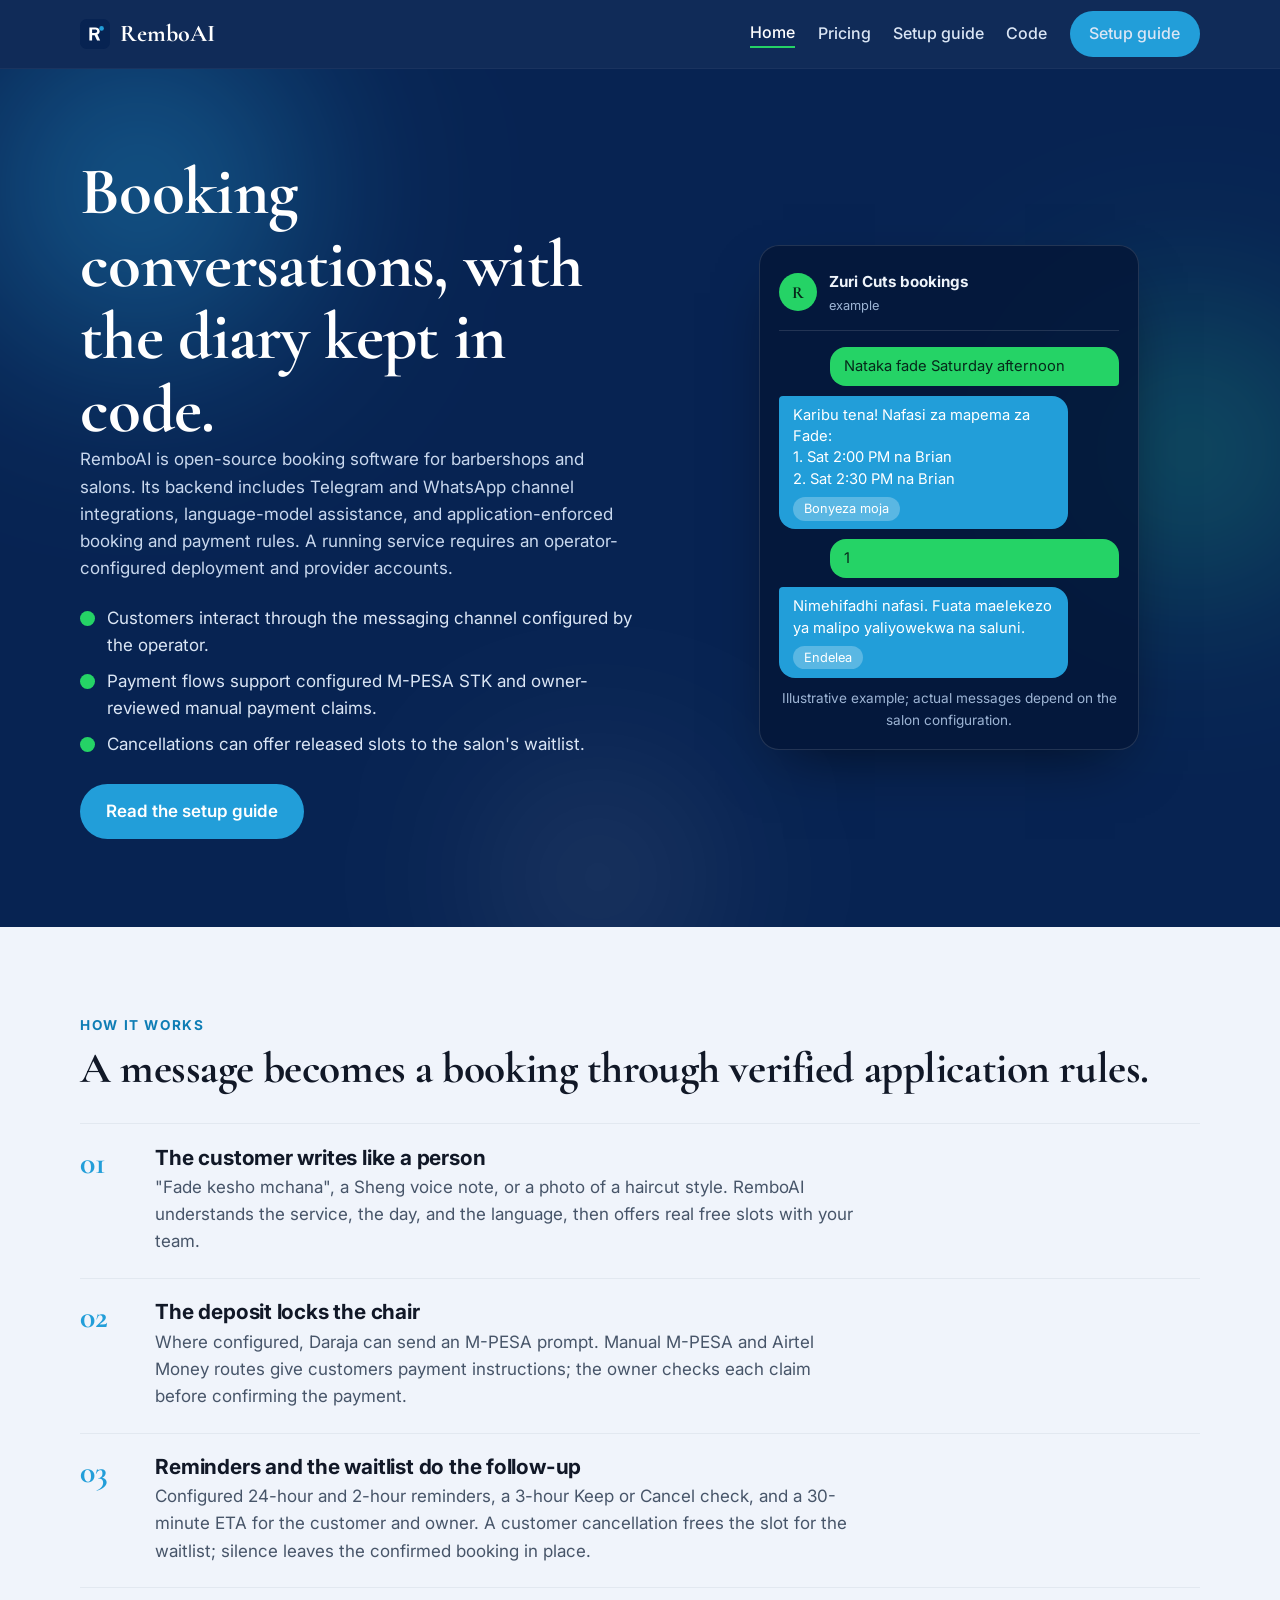
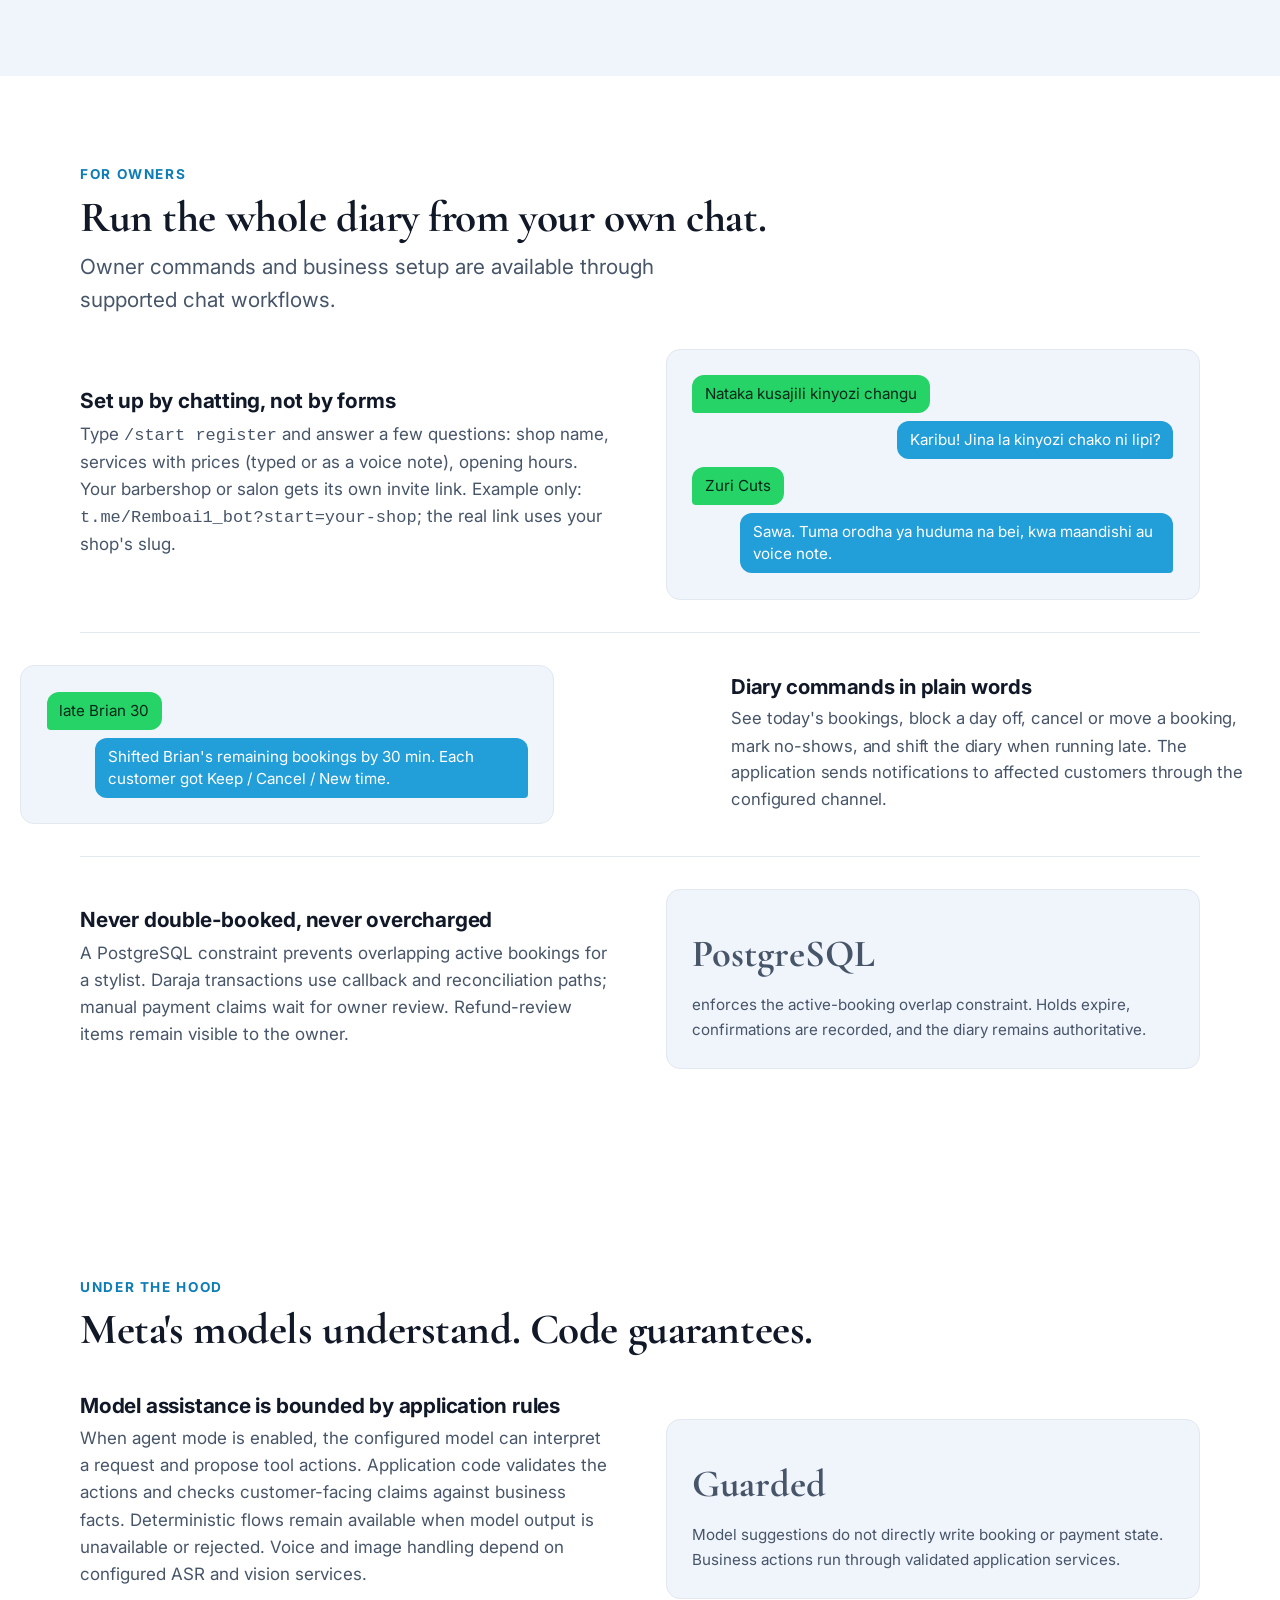
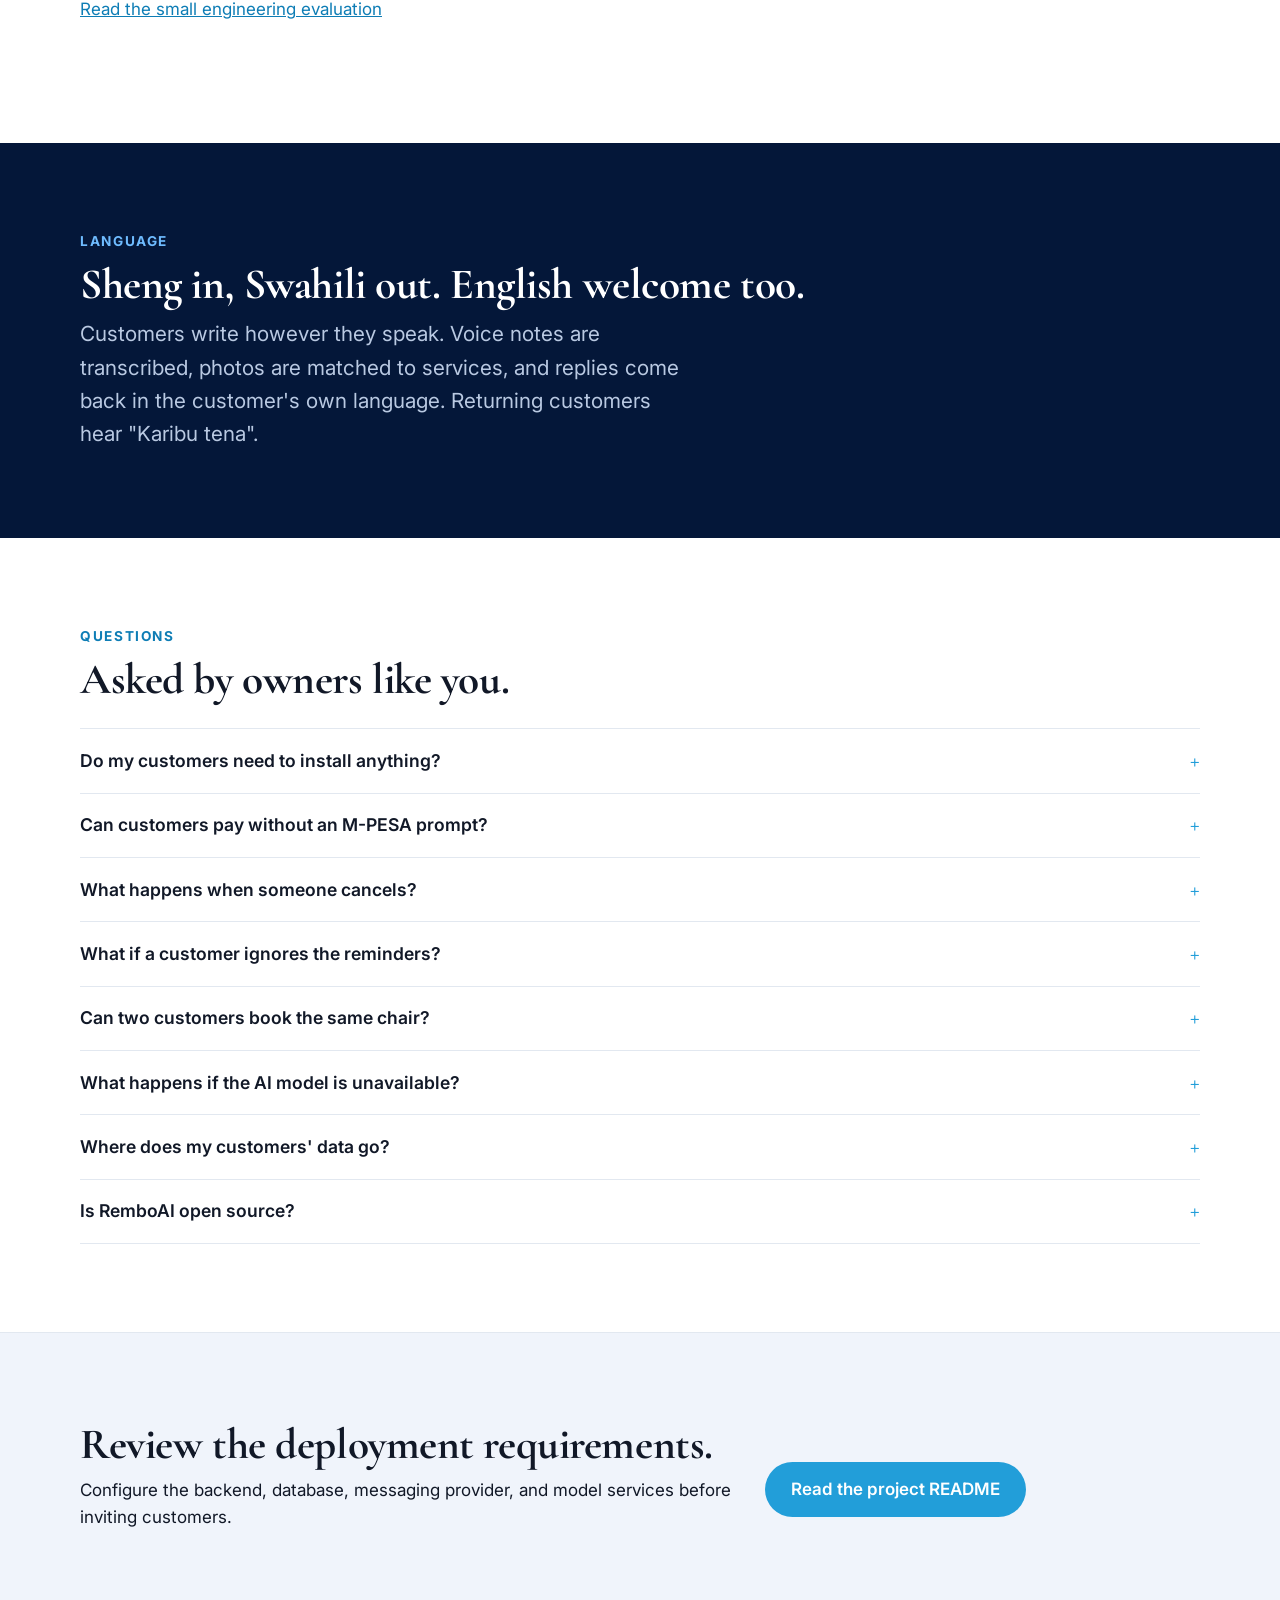
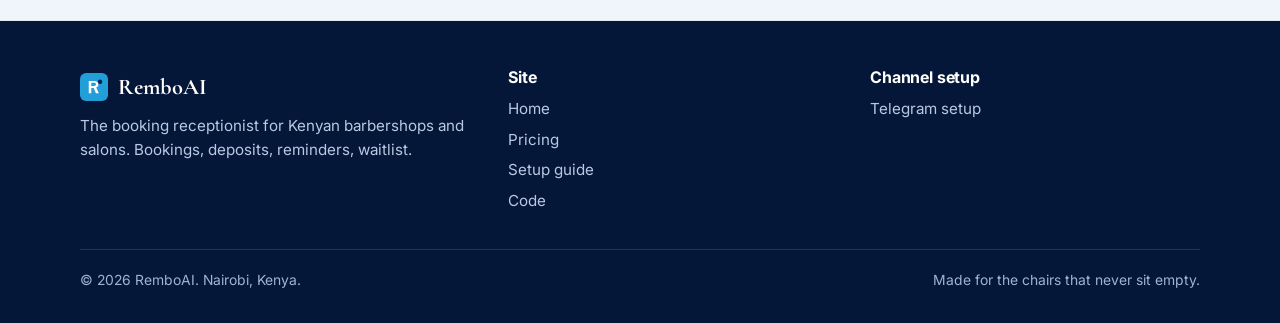
<file: site/index.html>
<!DOCTYPE html>
<html lang="en" class="no-js">
<head>
<meta charset="UTF-8">
<meta name="viewport" content="width=device-width, initial-scale=1.0">
<meta name="theme-color" content="#072352">
<script>document.documentElement.classList.replace('no-js','js');</script>
<title>RemboAI: conversational booking for salons</title>
<meta name="description" content="RemboAI is open-source conversational booking software for barbershops and salons, with guarded booking, payment, and owner workflows.">
<link rel="canonical" href="https://remboai.duckdns.org/">
<meta property="og:type" content="website">
<meta property="og:title" content="RemboAI: conversational booking for salons">
<meta property="og:description" content="Open-source booking software with guarded booking, payment, and owner workflows.">
<meta property="og:url" content="https://remboai.duckdns.org/">
<meta name="twitter:card" content="summary">
<link rel="icon" type="image/svg+xml" href="favicon.svg">
<link rel="preconnect" href="https://fonts.googleapis.com">
<link rel="preconnect" href="https://fonts.gstatic.com" crossorigin>
<link href="https://fonts.googleapis.com/css2?family=Cormorant+Garamond:wght@400;600;700&family=Inter:wght@400;500;600;700&display=swap" rel="stylesheet">
<link rel="stylesheet" href="assets/site.css">
<script type="application/ld+json">
{"@context":"https://schema.org","@type":"SoftwareApplication","name":"RemboAI","applicationCategory":"BusinessApplication","operatingSystem":"Server","description":"Open-source conversational booking software for barbershops and salons."}
</script>
</head>
<body>
<header class="site-header">
  <div class="wrap header-inner">
    <a class="brand" href="index.html" aria-label="RemboAI home">
      <svg viewBox="0 0 64 64" aria-hidden="true"><rect width="64" height="64" rx="14" fill="#072352"/><path d="M20 46V18h12.5c5.8 0 9.5 3.1 9.5 8 0 3.4-1.9 5.9-4.9 7.1L43 46h-6.6l-5.2-11.5H25.8V46H20zm5.8-16.4h6.2c2.9 0 4.6-1.5 4.6-3.7 0-2.2-1.7-3.6-4.6-3.6h-6.2v7.3z" fill="#fff"/><circle cx="46" cy="20" r="5" fill="#229ed9"/></svg>
      RemboAI
    </a>
    <button class="nav-toggle" aria-expanded="false" aria-controls="main-nav" aria-label="Menu">☰</button>
    <nav class="main-nav" id="main-nav" aria-label="Main">
      <a href="index.html" aria-current="page">Home</a>
      <a href="pricing.html">Pricing</a>
      <a href="setup.html">Setup guide</a>
      <a href="https://github.com/Greatman62k/remboai" target="_blank" rel="noopener noreferrer">Code</a>
      <div class="nav-cta">
        <a class="btn btn-primary btn-sm" href="setup.html">Setup guide</a>
      </div>
    </nav>
  </div>
</header>

<main>
  <section class="hero">
    <div class="hero-orb orb-tg" aria-hidden="true"></div>
    <div class="hero-orb orb-wa" aria-hidden="true"></div>
    <div class="hero-orb orb-pearl" aria-hidden="true"></div>
    <div class="wrap hero-grid">
      <div class="hero-copy reveal">
        <h1>Booking conversations, with the diary kept in code.</h1>
        <p class="standfirst">RemboAI is open-source booking software for barbershops and salons. Its backend includes Telegram and WhatsApp channel integrations, language-model assistance, and application-enforced booking and payment rules. A running service requires an operator-configured deployment and provider accounts.</p>
        <ul class="hero-points">
          <li>Customers interact through the messaging channel configured by the operator.</li>
          <li>Payment flows support configured M-PESA STK and owner-reviewed manual payment claims.</li>
          <li>Cancellations can offer released slots to the salon's waitlist.</li>
        </ul>
        <div class="btn-row">
          <a class="btn btn-tg" href="setup.html">Read the setup guide</a>
        </div>
      </div>
      <div class="chat-mock reveal d1" role="group" aria-label="Example chat: a customer books a fade for Saturday afternoon and pays a deposit">
        <header>
          <span class="chat-avatar">R</span>
          <div><strong>Zuri Cuts bookings</strong><small>example</small></div>
        </header>
        <p class="bubble me">Nataka fade Saturday afternoon</p>
        <p class="bubble them">Karibu tena! Nafasi za mapema za Fade:<br>1. Sat 2:00 PM na Brian<br>2. Sat 2:30 PM na Brian<br><span class="tap">Bonyeza moja</span></p>
        <p class="bubble me">1</p>
        <p class="bubble them">Nimehifadhi nafasi. Fuata maelekezo ya malipo yaliyowekwa na saluni.<br><span class="tap">Endelea</span></p>
        <p class="chat-caption">Illustrative example; actual messages depend on the salon configuration.</p>
      </div>
    </div>
  </section>

  <section class="band-tint" aria-labelledby="how">
    <div class="wrap reveal">
      <p class="section-kicker">How it works</p>
      <h2 id="how">A message becomes a booking through verified application rules.</h2>
      <ol class="steps">
        <li>
          <div><h3>The customer writes like a person</h3>
          <p>"Fade kesho mchana", a Sheng voice note, or a photo of a haircut style. RemboAI understands the service, the day, and the language, then offers real free slots with your team.</p></div>
        </li>
        <li>
          <div><h3>The deposit locks the chair</h3>
          <p>Where configured, Daraja can send an M-PESA prompt. Manual M-PESA and Airtel Money routes give customers payment instructions; the owner checks each claim before confirming the payment.</p></div>
        </li>
        <li>
          <div><h3>Reminders and the waitlist do the follow-up</h3>
          <p>Configured 24-hour and 2-hour reminders, a 3-hour Keep or Cancel check, and a 30-minute ETA for the customer and owner. A customer cancellation frees the slot for the waitlist; silence leaves the confirmed booking in place.</p></div>
        </li>
      </ol>
    </div>
  </section>

  <section aria-labelledby="owners">
    <div class="wrap reveal">
      <p class="section-kicker">For owners</p>
      <h2 id="owners">Run the whole diary from your own chat.</h2>
      <p class="lede">Owner commands and business setup are available through supported chat workflows.</p>
      <div class="feature-row">
        <div>
          <h3>Set up by chatting, not by forms</h3>
          <p>Type <code>/start register</code> and answer a few questions: shop name, services with prices (typed or as a voice note), opening hours. Your barbershop or salon gets its own invite link. Example only: <code>t.me/Remboai1_bot?start=your-shop</code>; the real link uses your shop's slug.</p>
        </div>
        <div class="feature-visual">
          <div class="mini-chat">
            <span class="q">Nataka kusajili kinyozi changu</span>
            <span class="a">Karibu! Jina la kinyozi chako ni lipi?</span>
            <span class="q">Zuri Cuts</span>
            <span class="a">Sawa. Tuma orodha ya huduma na bei, kwa maandishi au voice note.</span>
          </div>
        </div>
      </div>
      <div class="feature-row flip">
        <div>
          <h3>Diary commands in plain words</h3>
          <p>See today's bookings, block a day off, cancel or move a booking, mark no-shows, and shift the diary when running late. The application sends notifications to affected customers through the configured channel.</p>
        </div>
        <div class="feature-visual">
          <div class="mini-chat">
            <span class="q">late Brian 30</span>
            <span class="a">Shifted Brian's remaining bookings by 30 min. Each customer got Keep / Cancel / New time.</span>
          </div>
        </div>
      </div>
      <div class="feature-row">
        <div>
          <h3>Never double-booked, never overcharged</h3>
          <p>A PostgreSQL constraint prevents overlapping active bookings for a stylist. Daraja transactions use callback and reconciliation paths; manual payment claims wait for owner review. Refund-review items remain visible to the owner.</p>
        </div>
        <div class="feature-visual">
          <p class="stat">PostgreSQL</p>
          <p>enforces the active-booking overlap constraint. Holds expire, confirmations are recorded, and the diary remains authoritative.</p>
        </div>
      </div>
    </div>
  </section>

  <section aria-labelledby="meta">
    <div class="wrap reveal">
      <p class="section-kicker">Under the hood</p>
      <h2 id="meta">Meta's models understand. Code guarantees.</h2>
      <div class="feature-row">
        <div>
          <h3>Model assistance is bounded by application rules</h3>
          <p>When agent mode is enabled, the configured model can interpret a request and propose tool actions. Application code validates the actions and checks customer-facing claims against business facts. Deterministic flows remain available when model output is unavailable or rejected. Voice and image handling depend on configured ASR and vision services.</p>
          <p><a href="https://github.com/Greatman62k/remboai/blob/main/docs/AGENT_EVAL.md">Read the small engineering evaluation</a></p>
        </div>
        <div class="feature-visual">
          <p class="stat">Guarded</p>
          <p>Model suggestions do not directly write booking or payment state. Business actions run through validated application services.</p>
        </div>
      </div>
    </div>
  </section>

  <section class="band-dark" aria-labelledby="langs">
    <div class="wrap reveal">
      <p class="section-kicker">Language</p>
      <h2 id="langs">Sheng in, Swahili out. English welcome too.</h2>
      <p class="lede">Customers write however they speak. Voice notes are transcribed, photos are matched to services, and replies come back in the customer's own language. Returning customers hear "Karibu tena".</p>
    </div>
  </section>

  <section aria-labelledby="faq">
    <div class="wrap reveal">
      <p class="section-kicker">Questions</p>
      <h2 id="faq">Asked by owners like you.</h2>
      <div class="faq">
        <details>
          <summary>Do my customers need to install anything?</summary>
          <p>Customers use the messaging channel configured for the deployment. Telegram and WhatsApp adapters are present in the code; live availability depends on bot setup, account verification, credentials, and deployment configuration.</p>
        </details>
        <details>
          <summary>Can customers pay without an M-PESA prompt?</summary>
          <p>Yes. During setup, choose a seven-digit M-PESA till or a phone destination identified as Pochi la Biashara, direct M-PESA Send Money, or Airtel Money. Customers receive matching instructions and send the transaction reference in chat. You confirm after checking your account. A till is entered as only its seven digits.</p>
        </details>
        <details>
          <summary>What happens when someone cancels?</summary>
          <p>The freed slot is offered to your waitlist in join order. The first to tap Yes within 10 minutes takes it. If nobody is waiting, the slot simply opens up.</p>
        </details>
        <details>
          <summary>What if a customer ignores the reminders?</summary>
          <p>The 3-hour Still-coming check carries Keep or Cancel buttons. A Cancel frees the slot at once and tells the owner; if the customer does not reply, the booking stays confirmed. The customer and owner receive an ETA 30 minutes before the appointment.</p>
        </details>
        <details>
          <summary>Can two customers book the same chair?</summary>
          <p>No. The calendar holds a slot the moment it is tapped and the database refuses overlaps, so even two simultaneous taps cannot double-book one stylist.</p>
        </details>
        <details>
          <summary>What happens if the AI model is unavailable?</summary>
          <p>When agent mode is enabled but model output is unavailable or rejected, supported requests can fall back to deterministic booking flows. Availability depends on the configured channel and application state.</p>
        </details>
        <details>
          <summary>Where does my customers' data go?</summary>
          <p>Model-assisted messages, voice notes, and images are sent to the configured external providers. RemboAI stores booking and operational records in its backend; retention varies by record type and configuration. Operators should review the deployment's retention settings and provider terms before using real customer data.</p>
        </details>
        <details>
          <summary>Is RemboAI open source?</summary>
          <p>Yes, RemboAI is open source under the MIT licence. <a href="https://github.com/Greatman62k/remboai">Read the code on GitHub</a>.</p>
        </details>
      </div>
    </div>
  </section>

  <section class="cta-band" aria-labelledby="start">
    <div class="wrap reveal">
      <div>
        <h2 id="start">Review the deployment requirements.</h2>
        <p>Configure the backend, database, messaging provider, and model services before inviting customers.</p>
      </div>
      <div class="btn-row">
        <a class="btn btn-primary" href="https://github.com/Greatman62k/remboai/blob/main/README.md">Read the project README</a>
      </div>
    </div>
  </section>
</main>

<footer class="site-footer">
  <div class="wrap">
    <div class="footer-grid">
      <div>
        <p class="footer-brand">
          <svg viewBox="0 0 64 64" aria-hidden="true"><rect width="64" height="64" rx="14" fill="#229ed9"/><path d="M20 46V18h12.5c5.8 0 9.5 3.1 9.5 8 0 3.4-1.9 5.9-4.9 7.1L43 46h-6.6l-5.2-11.5H25.8V46H20zm5.8-16.4h6.2c2.9 0 4.6-1.5 4.6-3.7 0-2.2-1.7-3.6-4.6-3.6h-6.2v7.3z" fill="#fff"/><circle cx="46" cy="20" r="5" fill="#072352"/></svg>
          RemboAI
        </p>
        <p>The booking receptionist for Kenyan barbershops and salons. Bookings, deposits, reminders, waitlist.</p>
      </div>
      <div>
        <h3>Site</h3>
        <ul>
          <li><a href="index.html">Home</a></li>
          <li><a href="pricing.html">Pricing</a></li>
          <li><a href="setup.html">Setup guide</a></li>
          <li><a href="https://github.com/Greatman62k/remboai" target="_blank" rel="noopener noreferrer">Code</a></li>
        </ul>
      </div>
      <div>
        <h3>Channel setup</h3>
        <ul>
          <li><a href="https://github.com/Greatman62k/remboai/blob/main/docs/TELEGRAM.md">Telegram setup</a></li>
        </ul>
      </div>
    </div>
    <div class="footer-base">
      <span>© <span id="year">2026</span> RemboAI. Nairobi, Kenya.</span>
      <span>Made for the chairs that never sit empty.</span>
    </div>
  </div>
</footer>
<script src="assets/site.js" defer></script>
</body>
</html>
</file>
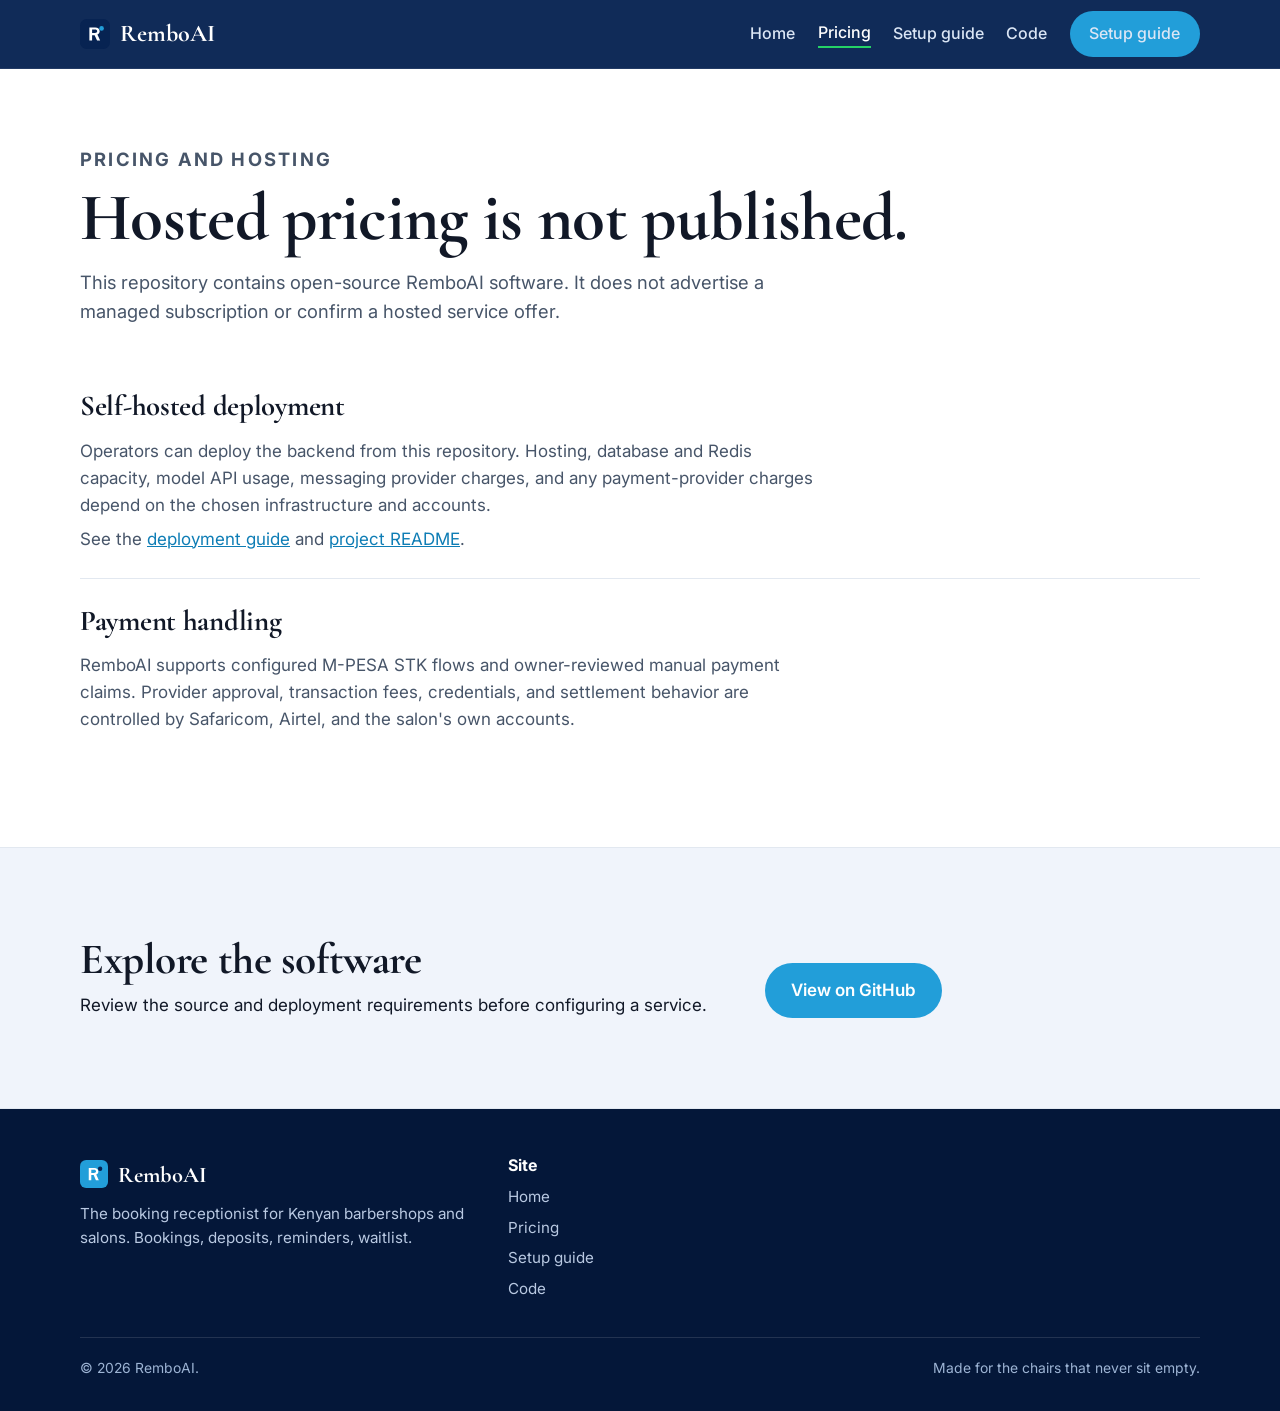
<file: site/pricing.html>
<!DOCTYPE html>
<html lang="en" class="no-js">
<head>
<meta charset="UTF-8">
<meta name="viewport" content="width=device-width, initial-scale=1.0">
<meta name="theme-color" content="#072352">
<script>document.documentElement.classList.replace('no-js','js');</script>
<title>Pricing and hosting: RemboAI</title>
<meta name="description" content="RemboAI is open-source software. Hosted pricing and managed-service availability are not currently published.">
<link rel="canonical" href="https://remboai.duckdns.org/pricing.html">
<meta property="og:type" content="website">
<meta property="og:title" content="Pricing: RemboAI">
<meta property="og:description" content="Open-source booking software with self-hosted deployment instructions.">
<meta property="og:url" content="https://remboai.duckdns.org/pricing.html">
<meta name="twitter:card" content="summary">
<link rel="icon" type="image/svg+xml" href="favicon.svg">
<link rel="preconnect" href="https://fonts.googleapis.com">
<link rel="preconnect" href="https://fonts.gstatic.com" crossorigin>
<link href="https://fonts.googleapis.com/css2?family=Cormorant+Garamond:wght@400;600;700&family=Inter:wght@400;500;600;700&display=swap" rel="stylesheet">
<link rel="stylesheet" href="assets/site.css">
</head>
<body>
<header class="site-header">
  <div class="wrap header-inner">
    <a class="brand" href="index.html" aria-label="RemboAI home">
      <svg viewBox="0 0 64 64" aria-hidden="true"><rect width="64" height="64" rx="14" fill="#072352"/><path d="M20 46V18h12.5c5.8 0 9.5 3.1 9.5 8 0 3.4-1.9 5.9-4.9 7.1L43 46h-6.6l-5.2-11.5H25.8V46H20zm5.8-16.4h6.2c2.9 0 4.6-1.5 4.6-3.7 0-2.2-1.7-3.6-4.6-3.6h-6.2v7.3z" fill="#fff"/><circle cx="46" cy="20" r="5" fill="#229ed9"/></svg>
      RemboAI
    </a>
    <button class="nav-toggle" aria-expanded="false" aria-controls="main-nav" aria-label="Menu">☰</button>
    <nav class="main-nav" id="main-nav" aria-label="Main">
      <a href="index.html">Home</a>
      <a href="pricing.html" aria-current="page">Pricing</a>
      <a href="setup.html">Setup guide</a>
      <a href="https://github.com/Greatman62k/remboai" target="_blank" rel="noopener noreferrer">Code</a>
      <div class="nav-cta">
        <a class="btn btn-primary btn-sm" href="setup.html">Setup guide</a>
      </div>
    </nav>
  </div>
</header>

<main>
  <section class="page-hero">
    <div class="wrap reveal">
      <p class="section-kicker">Pricing and hosting</p>
      <h1>Hosted pricing is not published.</h1>
      <p>This repository contains open-source RemboAI software. It does not advertise a managed subscription or confirm a hosted service offer.</p>
    </div>
  </section>

  <section style="padding-top:0">
    <div class="wrap">
      <div class="guide-step reveal">
        <h2>Self-hosted deployment</h2>
        <p>Operators can deploy the backend from this repository. Hosting, database and Redis capacity, model API usage, messaging provider charges, and any payment-provider charges depend on the chosen infrastructure and accounts.</p>
        <p>See the <a href="https://github.com/Greatman62k/remboai/blob/main/docs/DEPLOY.md">deployment guide</a> and <a href="https://github.com/Greatman62k/remboai/blob/main/README.md">project README</a>.</p>
      </div>
      <div class="guide-step reveal">
        <h2>Payment handling</h2>
        <p>RemboAI supports configured M-PESA STK flows and owner-reviewed manual payment claims. Provider approval, transaction fees, credentials, and settlement behavior are controlled by Safaricom, Airtel, and the salon's own accounts.</p>
      </div>
    </div>
  </section>

  <section class="cta-band" aria-labelledby="start">
    <div class="wrap">
      <div>
        <h2 id="start">Explore the software</h2>
        <p>Review the source and deployment requirements before configuring a service.</p>
      </div>
      <div class="btn-row">
        <a class="btn btn-tg" href="https://github.com/Greatman62k/remboai">View on GitHub</a>
      </div>
    </div>
  </section>
</main>

<footer class="site-footer">
  <div class="wrap">
    <div class="footer-grid">
      <div>
        <p class="footer-brand">
          <svg viewBox="0 0 64 64" aria-hidden="true"><rect width="64" height="64" rx="14" fill="#229ed9"/><path d="M20 46V18h12.5c5.8 0 9.5 3.1 9.5 8 0 3.4-1.9 5.9-4.9 7.1L43 46h-6.6l-5.2-11.5H25.8V46H20zm5.8-16.4h6.2c2.9 0 4.6-1.5 4.6-3.7 0-2.2-1.7-3.6-4.6-3.6h-6.2v7.3z" fill="#fff"/><circle cx="46" cy="20" r="5" fill="#072352"/></svg>
          RemboAI
        </p>
        <p>The booking receptionist for Kenyan barbershops and salons. Bookings, deposits, reminders, waitlist.</p>
      </div>
      <div>
        <h3>Site</h3>
        <ul>
          <li><a href="index.html">Home</a></li>
          <li><a href="pricing.html">Pricing</a></li>
          <li><a href="setup.html">Setup guide</a></li>
          <li><a href="https://github.com/Greatman62k/remboai" target="_blank" rel="noopener noreferrer">Code</a></li>
        </ul>
      </div>
    </div>
    <div class="footer-base">
      <span>© <span id="year">2026</span> RemboAI.</span>
      <span>Made for the chairs that never sit empty.</span>
    </div>
  </div>
</footer>
<script src="assets/site.js" defer></script>
</body>
</html>
</file>
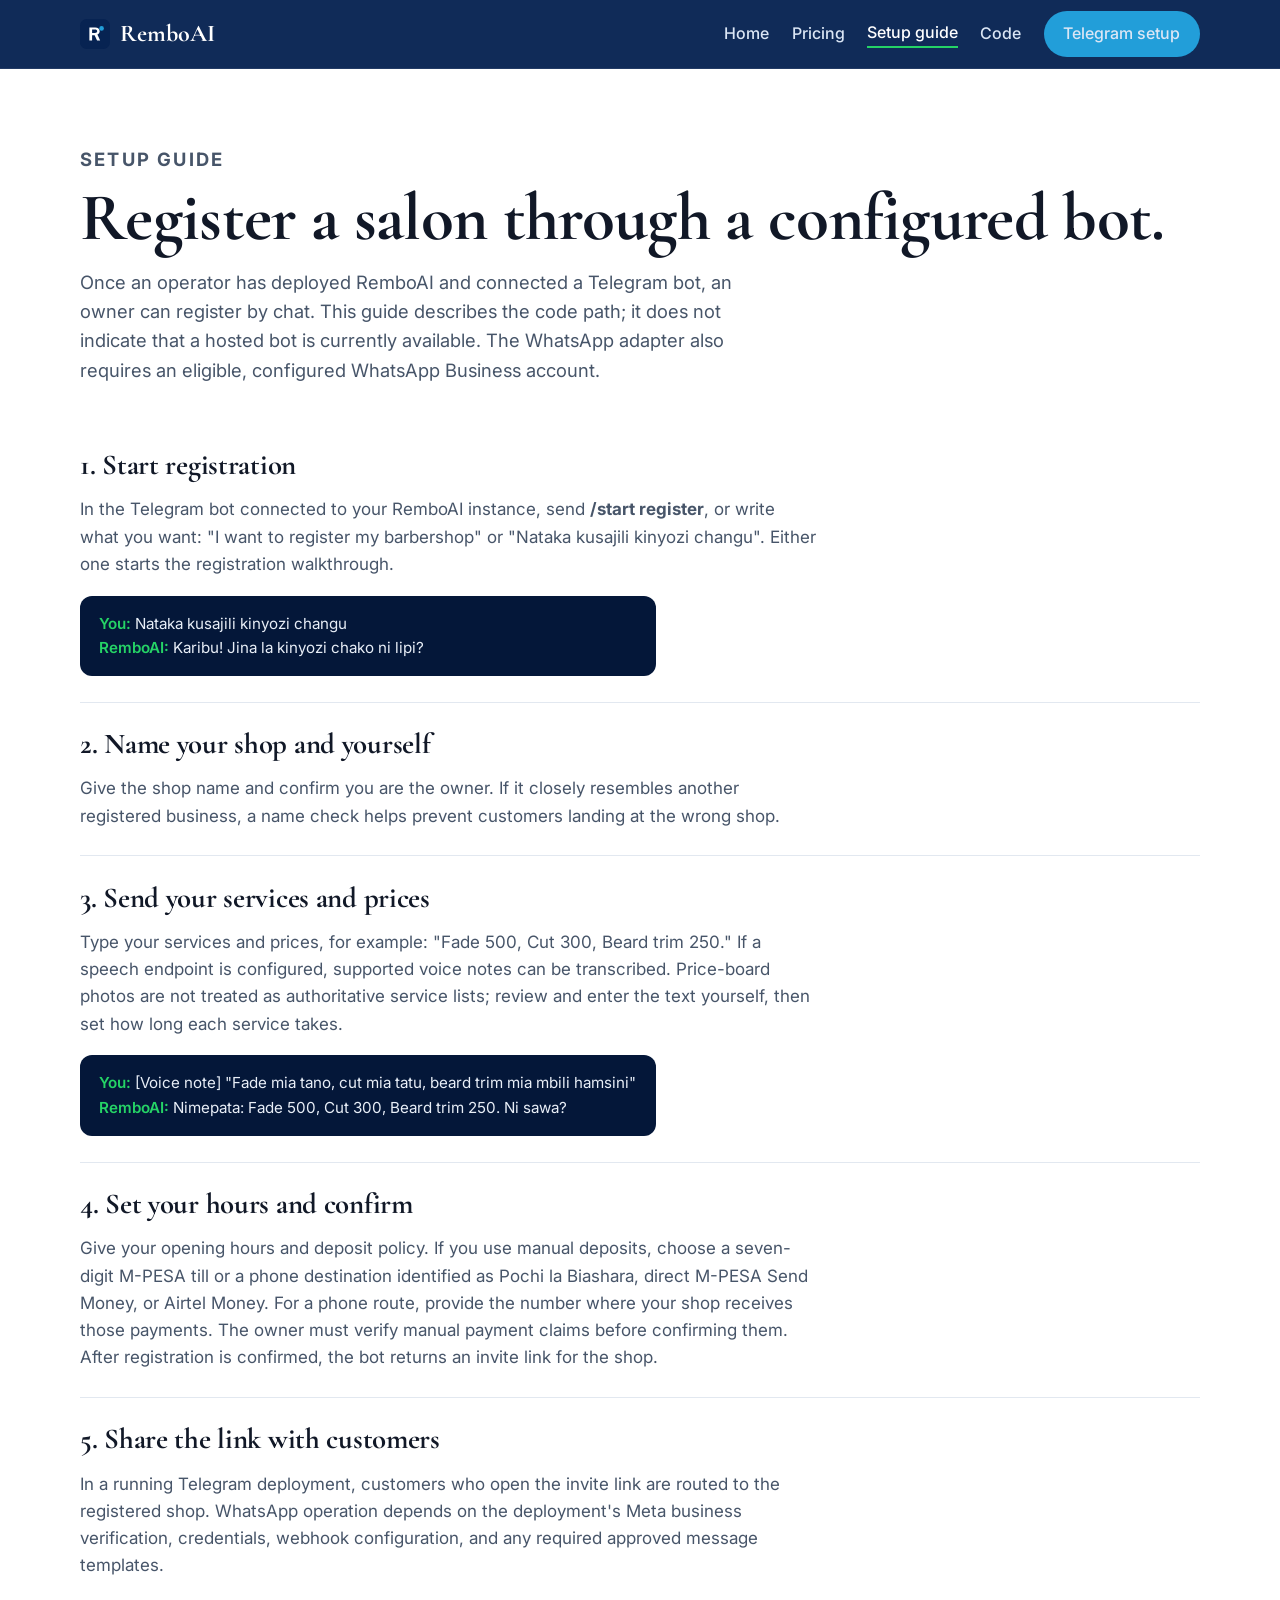
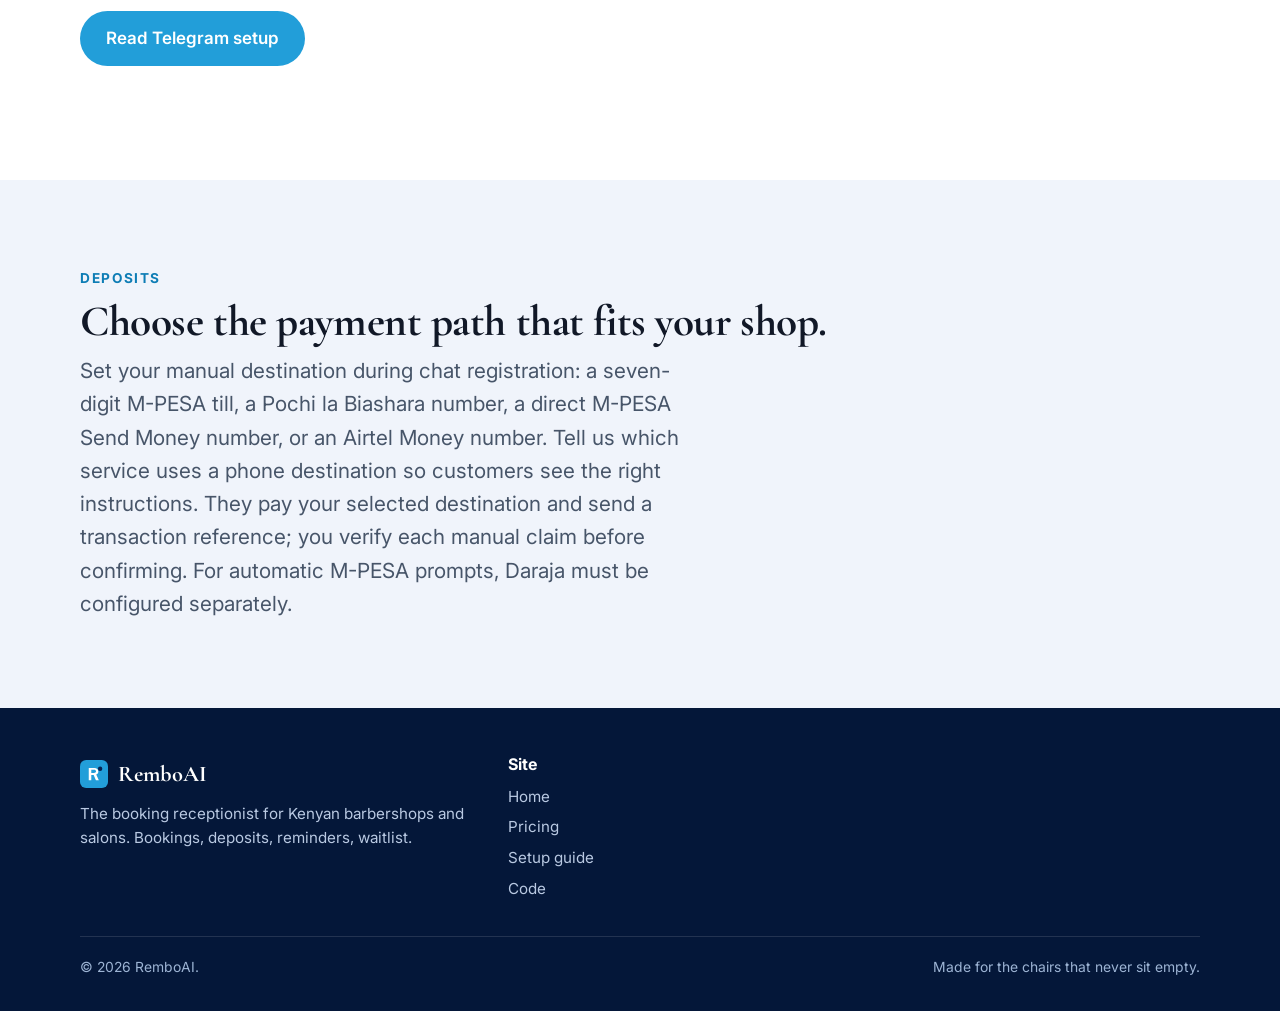
<file: site/setup.html>
<!DOCTYPE html>
<html lang="en" class="no-js">
<head>
<meta charset="UTF-8">
<meta name="viewport" content="width=device-width, initial-scale=1.0">
<meta name="theme-color" content="#072352">
<script>document.documentElement.classList.replace('no-js','js');</script>
<title>Setup guide: RemboAI</title>
<meta name="description" content="Configure a RemboAI deployment and register a salon through a connected Telegram bot.">
<link rel="canonical" href="https://remboai.duckdns.org/setup.html">
<meta property="og:type" content="website">
<meta property="og:title" content="Setup guide: RemboAI">
<meta property="og:description" content="Setup notes for operators configuring a RemboAI messaging integration.">
<meta property="og:url" content="https://remboai.duckdns.org/setup.html">
<meta name="twitter:card" content="summary">
<link rel="icon" type="image/svg+xml" href="favicon.svg">
<link rel="preconnect" href="https://fonts.googleapis.com">
<link rel="preconnect" href="https://fonts.gstatic.com" crossorigin>
<link href="https://fonts.googleapis.com/css2?family=Cormorant+Garamond:wght@400;600;700&family=Inter:wght@400;500;600;700&display=swap" rel="stylesheet">
<link rel="stylesheet" href="assets/site.css">
</head>
<body>
<header class="site-header">
  <div class="wrap header-inner">
    <a class="brand" href="index.html" aria-label="RemboAI home">
      <svg viewBox="0 0 64 64" aria-hidden="true"><rect width="64" height="64" rx="14" fill="#072352"/><path d="M20 46V18h12.5c5.8 0 9.5 3.1 9.5 8 0 3.4-1.9 5.9-4.9 7.1L43 46h-6.6l-5.2-11.5H25.8V46H20zm5.8-16.4h6.2c2.9 0 4.6-1.5 4.6-3.7 0-2.2-1.7-3.6-4.6-3.6h-6.2v7.3z" fill="#fff"/><circle cx="46" cy="20" r="5" fill="#229ed9"/></svg>
      RemboAI
    </a>
    <button class="nav-toggle" aria-expanded="false" aria-controls="main-nav" aria-label="Menu">☰</button>
    <nav class="main-nav" id="main-nav" aria-label="Main">
      <a href="index.html">Home</a>
      <a href="pricing.html">Pricing</a>
      <a href="setup.html" aria-current="page">Setup guide</a>
      <a href="https://github.com/Greatman62k/remboai" target="_blank" rel="noopener noreferrer">Code</a>
      <div class="nav-cta">
        <a class="btn btn-primary btn-sm" href="https://github.com/Greatman62k/remboai/blob/main/docs/TELEGRAM.md">Telegram setup</a>
      </div>
    </nav>
  </div>
</header>

<main>
  <section class="page-hero">
    <div class="wrap reveal">
      <p class="section-kicker">Setup guide</p>
      <h1>Register a salon through a configured bot.</h1>
      <p>Once an operator has deployed RemboAI and connected a Telegram bot, an owner can register by chat. This guide describes the code path; it does not indicate that a hosted bot is currently available. The WhatsApp adapter also requires an eligible, configured WhatsApp Business account.</p>
    </div>
  </section>

  <section style="padding-top:0">
    <div class="wrap">
      <div class="guide-step reveal">
        <h2>1. Start registration</h2>
        <p>In the Telegram bot connected to your RemboAI instance, send <b>/start register</b>, or write what you want: "I want to register my barbershop" or "Nataka kusajili kinyozi changu". Either one starts the registration walkthrough.</p>
        <p class="sample"><b>You:</b> Nataka kusajili kinyozi changu<br><b>RemboAI:</b> Karibu! Jina la kinyozi chako ni lipi?</p>
      </div>
      <div class="guide-step reveal">
        <h2>2. Name your shop and yourself</h2>
        <p>Give the shop name and confirm you are the owner. If it closely resembles another registered business, a name check helps prevent customers landing at the wrong shop.</p>
      </div>
      <div class="guide-step reveal">
        <h2>3. Send your services and prices</h2>
        <p>Type your services and prices, for example: "Fade 500, Cut 300, Beard trim 250." If a speech endpoint is configured, supported voice notes can be transcribed. Price-board photos are not treated as authoritative service lists; review and enter the text yourself, then set how long each service takes.</p>
        <p class="sample"><b>You:</b> [Voice note] "Fade mia tano, cut mia tatu, beard trim mia mbili hamsini"<br><b>RemboAI:</b> Nimepata: Fade 500, Cut 300, Beard trim 250. Ni sawa?</p>
      </div>
      <div class="guide-step reveal">
        <h2>4. Set your hours and confirm</h2>
        <p>Give your opening hours and deposit policy. If you use manual deposits, choose a seven-digit M-PESA till or a phone destination identified as Pochi la Biashara, direct M-PESA Send Money, or Airtel Money. For a phone route, provide the number where your shop receives those payments. The owner must verify manual payment claims before confirming them. After registration is confirmed, the bot returns an invite link for the shop.</p>
      </div>
      <div class="guide-step reveal">
        <h2>5. Share the link with customers</h2>
        <p>In a running Telegram deployment, customers who open the invite link are routed to the registered shop. WhatsApp operation depends on the deployment's Meta business verification, credentials, webhook configuration, and any required approved message templates.</p>
        <div class="btn-row">
          <a class="btn btn-tg" href="https://github.com/Greatman62k/remboai/blob/main/docs/TELEGRAM.md">Read Telegram setup</a>
        </div>
      </div>
    </div>
  </section>

  <section class="band-tint" aria-labelledby="till">
    <div class="wrap reveal">
      <p class="section-kicker">Deposits</p>
      <h2 id="till">Choose the payment path that fits your shop.</h2>
      <p class="lede">Set your manual destination during chat registration: a seven-digit M-PESA till, a Pochi la Biashara number, a direct M-PESA Send Money number, or an Airtel Money number. Tell us which service uses a phone destination so customers see the right instructions. They pay your selected destination and send a transaction reference; you verify each manual claim before confirming. For automatic M-PESA prompts, Daraja must be configured separately.</p>
    </div>
  </section>
</main>

<footer class="site-footer">
  <div class="wrap">
    <div class="footer-grid">
      <div>
        <p class="footer-brand">
          <svg viewBox="0 0 64 64" aria-hidden="true"><rect width="64" height="64" rx="14" fill="#229ed9"/><path d="M20 46V18h12.5c5.8 0 9.5 3.1 9.5 8 0 3.4-1.9 5.9-4.9 7.1L43 46h-6.6l-5.2-11.5H25.8V46H20zm5.8-16.4h6.2c2.9 0 4.6-1.5 4.6-3.7 0-2.2-1.7-3.6-4.6-3.6h-6.2v7.3z" fill="#fff"/><circle cx="46" cy="20" r="5" fill="#072352"/></svg>
          RemboAI
        </p>
        <p>The booking receptionist for Kenyan barbershops and salons. Bookings, deposits, reminders, waitlist.</p>
      </div>
      <div>
        <h3>Site</h3>
        <ul>
          <li><a href="index.html">Home</a></li>
          <li><a href="pricing.html">Pricing</a></li>
          <li><a href="setup.html">Setup guide</a></li>
          <li><a href="https://github.com/Greatman62k/remboai" target="_blank" rel="noopener noreferrer">Code</a></li>
        </ul>
      </div>
    </div>
    <div class="footer-base">
      <span>© <span id="year">2026</span> RemboAI.</span>
      <span>Made for the chairs that never sit empty.</span>
    </div>
  </div>
</footer>
<script src="assets/site.js" defer></script>
</body>
</html>
</file>
<file: site/assets/site.css>
/* RemboAI site: The Guard's type and motion system, RemboAI's voice.
   Cormorant Garamond display + Inter body, navy depth, Telegram blue
   and WhatsApp green as the two live accents. Mobile first. */
:root {
  --navy: #072352;
  --navy-deep: #041739;
  --ink: #111827;
  --muted: #475569;
  --line: #e2e8f0;
  --mist: #f0f4fb;
  --white: #fff;
  --tg: #229ed9;
  --tg-dark: #0e7db5;
  --wa: #25d366;
  --wa-dark: #128c7e;
  --teal: #0aa89e;
  --light-blue: #6fbcff;
  --radius-card: 14px;
  --radius-pill: 999px;
  --font-display: "Cormorant Garamond", Georgia, serif;
  --font-body: "Inter", -apple-system, BlinkMacSystemFont, "Segoe UI", sans-serif;
}

*, *::before, *::after { box-sizing: border-box; }
* { margin: 0; }
html { -webkit-text-size-adjust: 100%; scroll-behavior: smooth; -webkit-font-smoothing: antialiased; }
body {
  font-family: var(--font-body);
  color: var(--ink);
  background: var(--white);
  line-height: 1.6;
  font-size: 1.0625rem;
  overflow-x: hidden;
}
section { overflow-x: clip; }
img, svg { max-width: 100%; height: auto; display: block; }
a { color: var(--tg-dark); }
:focus-visible { outline: 3px solid var(--wa); outline-offset: 2px; }

.wrap { width: min(1120px, 92vw); margin-inline: auto; }
section { padding-block: clamp(3rem, 7vw, 5.5rem); }

h1, h2, h3 { font-family: var(--font-display); line-height: 1.08; letter-spacing: -0.01em; }
h1 { font-size: clamp(2.6rem, 5.6vw, 4.2rem); font-weight: 700; }
h2 { font-size: clamp(1.9rem, 3.6vw, 2.7rem); font-weight: 700; margin-bottom: 0.6rem; }
h3 { font-size: 1.3rem; font-weight: 700; font-family: var(--font-body); }
.lede { font-size: clamp(1.1rem, 1.8vw, 1.3rem); color: var(--muted); max-width: 38rem; }
.section-kicker {
  font-size: 0.85rem; font-weight: 700; letter-spacing: 0.12em;
  text-transform: uppercase; color: var(--tg-dark); margin-bottom: 0.5rem;
}

/* Header: fixed navy glass like the reference. */
.site-header {
  position: fixed; top: 0; left: 0; right: 0; z-index: 100;
  background: rgba(7, 35, 82, 0.96);
  border-bottom: 1px solid rgba(255, 255, 255, 0.08);
}
.header-inner { display: flex; align-items: center; justify-content: space-between; gap: 1rem; height: 68px; }
.brand { display: flex; align-items: center; gap: 0.6rem; text-decoration: none; color: #fff; font-family: var(--font-display); font-size: 1.5rem; font-weight: 700; }
.brand svg { width: 30px; height: 30px; }
.main-nav { display: flex; align-items: center; gap: 1.4rem; }
.main-nav a { text-decoration: none; color: #dbe6f5; font-weight: 500; font-size: 1rem; }
.main-nav a:hover { color: #fff; }
.main-nav a[aria-current="page"] { color: #fff; border-bottom: 2px solid var(--wa); }
.nav-cta { display: flex; gap: 0.6rem; }
.nav-toggle { display: none; background: none; border: 1px solid rgba(255,255,255,0.3); border-radius: 8px; padding: 0.45rem 0.7rem; font-size: 1.1rem; cursor: pointer; color: #fff; }
main { padding-top: 68px; }

/* Buttons: Telegram blue primary, WhatsApp green secondary. */
.btn {
  display: inline-block; text-decoration: none; font-weight: 600;
  padding: 0.75rem 1.5rem; border-radius: var(--radius-pill);
  border: 2px solid transparent; transition: background 0.15s, transform 0.15s;
}
.btn-tg { background: var(--tg); color: #fff; }
.btn-tg:hover { background: var(--tg-dark); color: #fff; transform: translateY(-1px); }
.btn-wa { background: var(--wa); color: #06281a; }
.btn-wa:hover { background: #1eb85a; color: #06281a; transform: translateY(-1px); }
.btn-primary { background: var(--tg); color: #fff; }
.btn-primary:hover { background: var(--tg-dark); color: #fff; }
.btn-outline { background: transparent; color: var(--navy); border-color: var(--navy); }
.btn-outline:hover { background: var(--navy); color: #fff; }
.btn-gold { background: var(--wa); border-color: var(--wa); color: #06281a; }
.btn-gold:hover { background: #1eb85a; border-color: #1eb85a; color: #06281a; }
.btn-row { display: flex; flex-wrap: wrap; gap: 0.8rem; margin-top: 1.6rem; }
.btn-sm { padding: 0.5rem 1.1rem; font-size: 0.95rem; }
.nav-cta .btn-outline { color: #fff; border-color: rgba(255,255,255,0.5); }
.nav-cta .btn-outline:hover { background: #fff; color: var(--navy); }

/* Hero: dark navy stage with drifting Telegram/WhatsApp orbs. */
.hero { position: relative; background: var(--navy); color: #fff; overflow: hidden; padding-block: clamp(3rem, 7vw, 5.5rem); }
.hero h1 { color: #fff; }
.hero .standfirst { color: #c9d8ee; }
.hero-points { list-style: none; padding: 0; margin-top: 1.4rem; display: grid; gap: 0.55rem; color: #dbe6f5; }
.hero-points li { padding-left: 1.7rem; position: relative; }
.hero-points li::before { content: ""; position: absolute; left: 0; top: 0.35em; width: 0.9em; height: 0.9em; border-radius: 50%; background: var(--wa); }
.hero-grid { position: relative; z-index: 1; display: grid; grid-template-columns: 1.05fr 0.95fr; gap: clamp(2rem, 5vw, 4rem); align-items: center; }
.hero-orb { position: absolute; border-radius: 50%; filter: blur(90px); mix-blend-mode: screen; pointer-events: none; animation: orbDrift 20s ease-in-out infinite; }
.orb-tg { width: 520px; height: 520px; top: -140px; left: -120px; background: radial-gradient(circle, rgba(34, 158, 217, 0.55) 0%, transparent 65%); }
.orb-wa { width: 420px; height: 420px; top: 20%; right: -120px; background: radial-gradient(circle, rgba(37, 211, 102, 0.4) 0%, transparent 65%); animation-duration: 17s; animation-delay: -5s; }
.orb-pearl { width: 300px; height: 300px; bottom: -100px; left: 35%; background: radial-gradient(circle, rgba(255, 255, 255, 0.22) 0%, transparent 60%); animation-duration: 23s; animation-delay: -9s; }
@keyframes orbDrift {
  0%, 100% { transform: translate3d(0, 0, 0) scale(1); }
  33% { transform: translate3d(60px, -50px, 0) scale(1.12); }
  66% { transform: translate3d(-50px, 40px, 0) scale(0.92); }
}

/* Chat mockup: the two channel colours talk to each other. */
.chat-mock {
  background: rgba(4, 23, 57, 0.85); color: #eef3fa; border-radius: 20px;
  padding: 1.4rem 1.2rem 1.1rem; border: 1px solid rgba(255, 255, 255, 0.12);
  box-shadow: 0 24px 60px -24px rgba(0, 0, 0, 0.6);
  max-width: 380px; margin-inline: auto; width: 100%;
}
.chat-mock header { display: flex; align-items: center; gap: 0.7rem; padding-bottom: 0.9rem; border-bottom: 1px solid rgba(255,255,255,0.12); margin-bottom: 1rem; }
.chat-avatar { width: 38px; height: 38px; border-radius: 50%; background: var(--wa); color: #06281a; display: grid; place-items: center; font-weight: 700; font-family: var(--font-display); }
.chat-mock header small { display: block; color: #9db4d4; font-size: 0.8rem; }
.chat-mock header strong { font-size: 0.95rem; }
.bubble { max-width: 85%; padding: 0.55rem 0.85rem; margin-bottom: 0.6rem; font-size: 0.92rem; line-height: 1.45; }
.bubble.them { background: var(--tg); color: #fff; border-radius: 4px 16px 16px 16px; }
.bubble.me { background: var(--wa); color: #06281a; margin-left: auto; border-radius: 16px 16px 4px 16px; }
.bubble a.tap { color: inherit; text-decoration: none; cursor: pointer; }
.bubble a.tap:hover { background: rgba(255, 255, 255, 0.4); }
.bubble .tap { display: inline-block; margin-top: 0.45rem; background: rgba(255, 255, 255, 0.25); border-radius: 999px; padding: 0.15rem 0.7rem; font-size: 0.8rem; }
.chat-caption { text-align: center; color: #9db4d4; font-size: 0.85rem; margin-top: 0.4rem; }

/* Bubbles arrive one by one when the mock scrolls into view. */
.js .chat-mock .bubble, .js .chat-mock .chat-caption { opacity: 0; transform: translateY(12px); transition: opacity 0.5s ease, transform 0.5s ease; }
.js .chat-mock.playing .bubble, .js .chat-mock.playing .chat-caption { opacity: 1; transform: none; }
.js .chat-mock.playing .bubble:nth-of-type(1) { transition-delay: 0.2s; }
.js .chat-mock.playing .bubble:nth-of-type(2) { transition-delay: 1s; }
.js .chat-mock.playing .bubble:nth-of-type(3) { transition-delay: 1.9s; }
.js .chat-mock.playing .bubble:nth-of-type(4) { transition-delay: 2.7s; }
.js .chat-mock.playing .chat-caption { transition-delay: 3.4s; }
.typing { display: inline-flex; gap: 4px; padding: 0.2rem 0; }
.typing i { width: 7px; height: 7px; border-radius: 50%; background: currentColor; opacity: 0.4; animation: pulse 1s ease-in-out infinite; }
.typing i:nth-child(2) { animation-delay: 0.15s; }
.typing i:nth-child(3) { animation-delay: 0.3s; }
@keyframes pulse { 0%, 100% { opacity: 0.3; } 50% { opacity: 1; } }

/* Scroll reveal with stagger, from the reference system. */
.js .reveal { opacity: 0; transform: translateY(28px); transition: opacity 0.9s cubic-bezier(0.22, 1, 0.36, 1), transform 0.9s cubic-bezier(0.22, 1, 0.36, 1); }
.js .reveal.visible { opacity: 1; transform: translateY(0); }
.js .reveal.d1 { transition-delay: 0.08s; }
.js .reveal.d2 { transition-delay: 0.16s; }
.js .reveal.d3 { transition-delay: 0.24s; }

/* Spotlight slide-in for feature rows: copy and visual arrive from opposite sides. */
.js .feature-row > div { transition: opacity 1s cubic-bezier(0.22, 1, 0.36, 1), transform 1s cubic-bezier(0.22, 1, 0.36, 1); }
.js .feature-row > div:first-child { opacity: 0; transform: translateX(-60px) scale(0.98); transition-delay: 0.1s; }
.js .feature-row > div:last-child { opacity: 0; transform: translateX(60px); transition-delay: 0.25s; }
.js .feature-row.flip > div:first-child { transform: translateX(60px) scale(0.98); }
.js .feature-row.flip > div:last-child { transform: translateX(-60px); }
.js .feature-row.visible > div { opacity: 1; transform: none; }

/* Alternating bands */
.band-tint { background: var(--mist); }
.band-dark { background: var(--navy-deep); color: #e6edf7; }
.band-dark h2, .band-dark h3 { color: #fff; }
.band-dark .lede, .band-dark p { color: #b9c9e2; }
.band-dark .section-kicker { color: var(--light-blue); }

/* Steps */
.steps { list-style: none; padding: 0; margin-top: 2rem; display: grid; gap: 0; counter-reset: step; }
.steps li { counter-increment: step; display: grid; grid-template-columns: 3.5rem 1fr; gap: 1.2rem; padding: 1.4rem 0; border-top: 1px solid var(--line); }
.steps li:last-child { border-bottom: 1px solid var(--line); }
.steps li::before { content: counter(step, decimal-leading-zero); font-family: var(--font-display); font-size: 2rem; font-weight: 700; color: var(--tg); line-height: 1; }
.steps li p { color: var(--muted); margin-top: 0.3rem; max-width: 44rem; }

/* Feature rows */
.feature-row { display: grid; grid-template-columns: 1fr 1fr; gap: clamp(1.5rem, 4vw, 3.5rem); align-items: center; padding: 2rem 0; }
.feature-row + .feature-row { border-top: 1px solid var(--line); }
.feature-row.flip > :first-child { order: 2; }
.feature-row p { color: var(--muted); margin-top: 0.5rem; }
.feature-row ul { margin-top: 0.8rem; padding-left: 1.2rem; color: var(--muted); }
.feature-visual { background: var(--mist); border: 1px solid var(--line); border-radius: var(--radius-card); padding: 1.6rem; font-size: 0.95rem; }
.feature-visual code { font-size: 0.9em; background: rgba(7, 35, 82, 0.08); padding: 0.1em 0.4em; border-radius: 6px; }
.mini-chat { display: grid; gap: 0.5rem; }
.mini-chat span { padding: 0.5rem 0.8rem; line-height: 1.45; }
.mini-chat .q { background: var(--wa); color: #06281a; border-radius: 12px 12px 12px 4px; justify-self: start; max-width: 90%; }
.mini-chat .a { background: var(--tg); color: #fff; border-radius: 12px 12px 4px 12px; justify-self: end; max-width: 90%; }
.stat { font-family: var(--font-display); font-size: 2.4rem; font-weight: 700; color: var(--tg-dark); }

/* Pricing tiers */
.tiers { display: grid; grid-template-columns: repeat(3, 1fr); gap: 1.2rem; margin-top: 2rem; align-items: stretch; }
.tier { border: 1px solid var(--line); border-radius: var(--radius-card); padding: 1.8rem 1.6rem; display: flex; flex-direction: column; background: var(--white); }
.tier.featured { background: var(--navy); color: #e6edf7; border-color: var(--navy); }
.tier.featured h3 { color: #fff; font-family: var(--font-body); }
.tier.featured p, .tier.featured li { color: #b9c9e2; }
.tier .price { font-family: var(--font-display); font-size: 2.4rem; font-weight: 700; margin: 0.6rem 0 0.2rem; }
.tier .per { color: var(--muted); font-size: 0.95rem; }
.tier.featured .per { color: #9db4d4; }
.tier ul { list-style: none; padding: 0; margin: 1.2rem 0 1.6rem; display: grid; gap: 0.5rem; font-size: 0.98rem; }
.tier li { padding-left: 1.5rem; position: relative; }
.tier li::before { content: "✓"; position: absolute; left: 0; color: var(--teal); font-weight: 700; }
.tier .btn-row { margin-top: auto; }
.tier-tag { display: inline-block; align-self: flex-start; font-size: 0.78rem; font-weight: 700; letter-spacing: 0.1em; text-transform: uppercase; color: var(--tg-dark); border: 1px solid var(--tg); border-radius: 999px; padding: 0.2rem 0.8rem; margin-bottom: 0.8rem; }
.tier.featured .tier-tag { color: var(--wa); border-color: var(--wa); }
.fineprint { color: var(--muted); font-size: 0.92rem; margin-top: 1.6rem; max-width: 46rem; }

/* Setup guide */
.guide-step { display: grid; grid-template-columns: 1fr; gap: 0.4rem; padding: 1.6rem 0; border-top: 1px solid var(--line); }
.guide-step:first-of-type { border-top: 0; }
.guide-step h2 { font-size: clamp(1.4rem, 2.4vw, 1.8rem); }
.guide-step .sample { background: var(--navy-deep); color: #e8eef7; border-radius: 12px; padding: 1rem 1.2rem; font-size: 0.95rem; margin-top: 0.7rem; max-width: 36rem; }
.guide-step .sample b { color: var(--wa); font-weight: 600; }
.guide-step p { color: var(--muted); max-width: 46rem; }

/* FAQ */
.faq { margin-top: 1.6rem; border-top: 1px solid var(--line); }
.faq details { border-bottom: 1px solid var(--line); padding: 1.1rem 0; }
.faq summary { cursor: pointer; font-weight: 600; font-size: 1.1rem; list-style: none; display: flex; justify-content: space-between; gap: 1rem; align-items: baseline; }
.faq summary::-webkit-details-marker { display: none; }
.faq summary::after { content: "+"; font-family: var(--font-display); color: var(--tg); font-size: 1.5rem; line-height: 1; flex-shrink: 0; }
.faq details[open] summary::after { content: "-"; }
.faq details p { color: var(--muted); margin-top: 0.6rem; max-width: 46rem; }

/* Closing band + footer */
.cta-band { background: var(--mist); border-block: 1px solid var(--line); }
.cta-band .wrap { display: grid; grid-template-columns: 1.2fr 0.8fr; gap: 2rem; align-items: center; }
.site-footer { background: var(--navy-deep); color: #b9c9e2; padding-block: 3rem 2rem; font-size: 0.95rem; }
.footer-grid { display: grid; grid-template-columns: 1.2fr 1fr 1fr; gap: 2rem; }
.site-footer h3 { color: #fff; font-size: 1rem; font-family: var(--font-body); margin-bottom: 0.7rem; }
.site-footer ul { list-style: none; padding: 0; display: grid; gap: 0.4rem; }
.site-footer a { color: #b9c9e2; text-decoration: none; }
.site-footer a:hover { color: #fff; }
.footer-brand { display: flex; align-items: center; gap: 0.6rem; color: #fff; font-family: var(--font-display); font-size: 1.4rem; font-weight: 700; margin-bottom: 0.6rem; }
.footer-brand svg { width: 28px; height: 28px; }
.footer-base { margin-top: 2.2rem; padding-top: 1.2rem; border-top: 1px solid rgba(255,255,255,0.12); display: flex; flex-wrap: wrap; gap: 0.5rem 1.5rem; justify-content: space-between; font-size: 0.87rem; color: #9db4d4; }

/* Inner page hero */
.page-hero { padding-block: clamp(2.5rem, 6vw, 4rem) clamp(1.5rem, 3vw, 2.5rem); }
.page-hero p { color: var(--muted); margin-top: 0.8rem; max-width: 44rem; font-size: 1.15rem; }

/* Responsive */
@media (max-width: 920px) {
  .hero-grid { grid-template-columns: 1fr; }
  .tiers { grid-template-columns: 1fr; max-width: 34rem; }
  .feature-row { grid-template-columns: 1fr; }
  .feature-row.flip > :first-child { order: 0; }
  .cta-band .wrap { grid-template-columns: 1fr; }
  .footer-grid { grid-template-columns: 1fr 1fr; }
  .main-nav { display: none; position: absolute; top: 68px; left: 0; right: 0; background: var(--navy); border-bottom: 1px solid rgba(255,255,255,0.12); flex-direction: column; align-items: stretch; padding: 1rem 4vw 1.4rem; gap: 0.2rem; }
  .main-nav.open { display: flex; }
  .main-nav a { padding: 0.6rem 0; border-top: 1px solid rgba(255,255,255,0.12); }
  .main-nav a:first-child { border-top: 0; }
  .nav-cta { flex-direction: column; padding-top: 0.6rem; }
  .nav-toggle { display: block; }
}
@media (max-width: 620px) {
  body { font-size: 1rem; }
  .footer-grid { grid-template-columns: 1fr; }
  .steps li { grid-template-columns: 2.4rem 1fr; gap: 0.8rem; }
  .steps li::before { font-size: 1.5rem; }
  .btn-row .btn { flex: 1 1 auto; text-align: center; }
}

@media (prefers-reduced-motion: reduce) {
  html { scroll-behavior: auto; }
  *, *::before, *::after { animation-duration: 0.01ms !important; animation-iteration-count: 1 !important; transition-duration: 0.01ms !important; }
  .js .reveal, .js .feature-row > div, .js .chat-mock .bubble, .js .chat-mock .chat-caption { opacity: 1; transform: none; }
  .hero-orb { display: none; }
}
</file>
